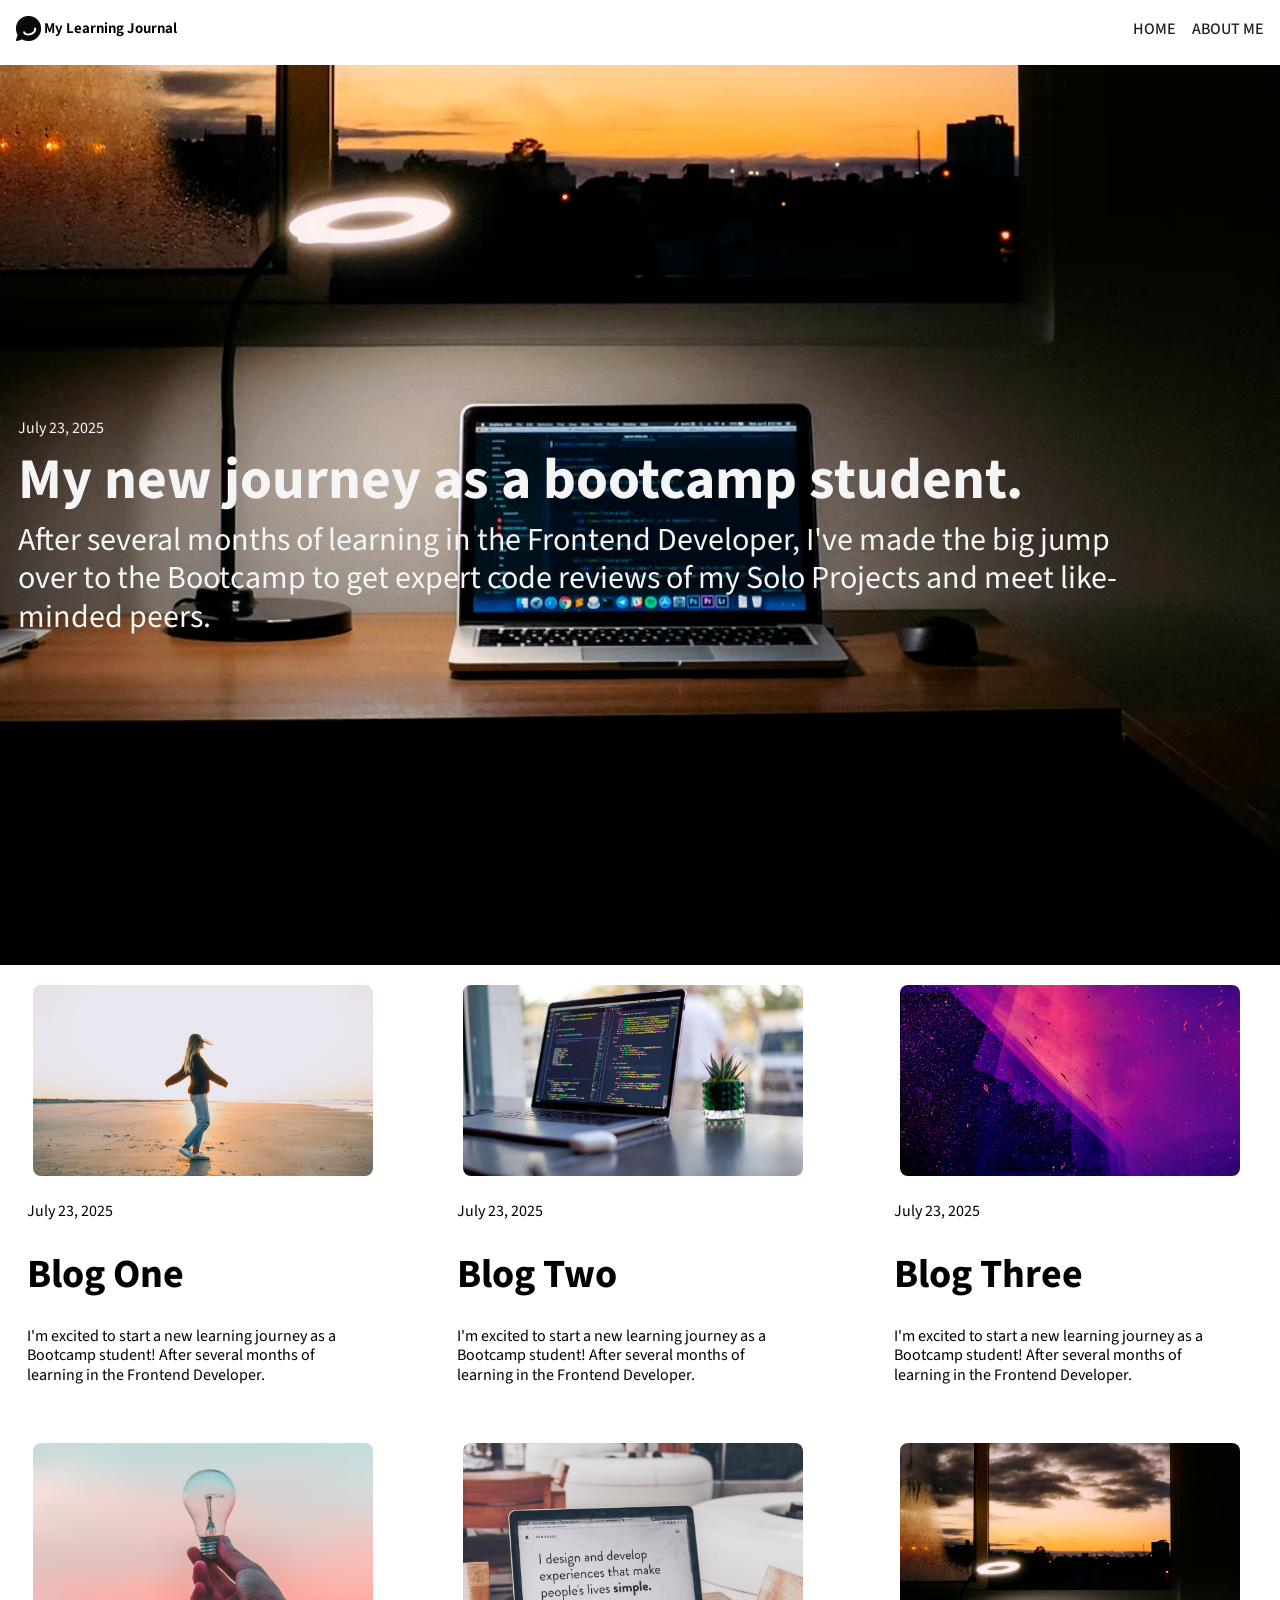
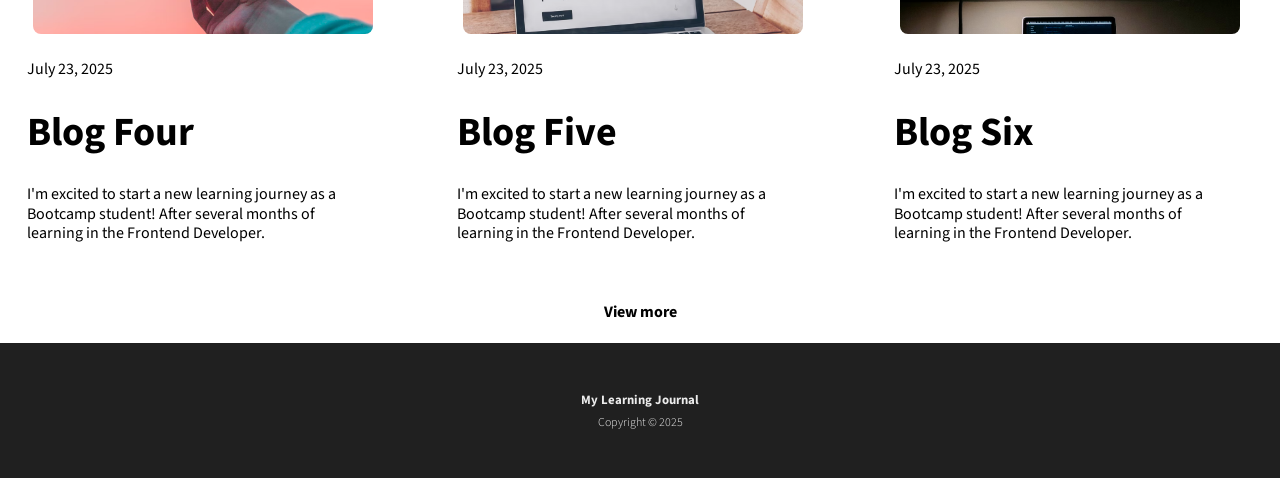
<file: index.html>
<!DOCTYPE html>
<html lang="en">
<head>
  <meta charset="UTF-8">
  <meta name="viewport" content="width=device-width, initial-scale=1.0">
  <title>My Learning Journal</title>
  <link rel="stylesheet" href="css/style.css">
  <link rel="preconnect" href="https://fonts.googleapis.com">
  <link rel="preconnect" href="https://fonts.gstatic.com" crossorigin>
  <link href="https://fonts.googleapis.com/css2?family=Source+Sans+3:ital,wght@0,200..900;1,200..900&display=swap" rel="stylesheet">
</head>
<body>

  <div class="container">

    <!-- NAV -->
    <nav class="nav">
      <div class="nav-logo-text">
        <img class="logo" src="images/logo.png" alt="My Learning Journal Logo">
        <h2>My Learning Journal</h2>
      </div>
      <div class="nav-text">
        <ul>
          <li><a href="index.html">Home</a></li>
          <li><a href="index3.html">About Me</a></li>
        </ul>
      </div>
    </nav>

    <!-- MAIN CONTENT -->
    <section class="box-1">
      <div class="contents">
        <time datetime="2025-07-23">July 23, 2025</time>
        <h3>My new journey as a bootcamp student.</h3>
        <p class="text">
          After several months of learning in the Frontend Developer,
          I've made the big jump over to the Bootcamp to get expert code reviews
          of my Solo Projects and meet like-minded peers.
        </p>
      </div>
    </section>

    <section class="box-2">
      <img class="blog-img" src="/images/blog-2.png" alt="Blog post image for Blog One">
      <div class="content">
        <time datetime="2025-07-23">July 23, 2025</time>
        <h3>Blog One</h3>
        <p class="text">
          I'm excited to start a new learning journey as a Bootcamp student!
          After several months of learning in the Frontend Developer.
        </p>
      </div>
    </section>

    <section class="box-3">
      <img class="blog-img" src="/images/blog-5.png" alt="Blog post image for Blog Two">
      <div class="content">
        <time datetime="2025-07-23">July 23, 2025</time>
        <h3>Blog Two</h3>
        <p class="text">
          I'm excited to start a new learning journey as a Bootcamp student!
          After several months of learning in the Frontend Developer.
        </p>
      </div>
    </section>

    <section class="box-4">
      <img class="blog-img" src="/images/blog-3.png" alt="Blog post image for Blog Three">
      <div class="content">
        <time datetime="2025-07-23">July 23, 2025</time>
        <h3>Blog Three</h3>
        <p class="text">
          I'm excited to start a new learning journey as a Bootcamp student!
          After several months of learning in the Frontend Developer.
        </p>
      </div>
    </section>

    <!-- PC only extra blogs -->
    <section class="box-5">
      <img class="blog-img imgs" src="/images/blog-4.png" alt="Blog post image for Blog Four">
      <div class="content">
        <time datetime="2025-07-23">July 23, 2025</time>
        <h3>Blog Four</h3>
        <p class="text">
          I'm excited to start a new learning journey as a Bootcamp student!
          After several months of learning in the Frontend Developer.
        </p>
      </div>
    </section>

    <section class="box-6">
      <img class="blog-img imgs" src="/images/blog-6.png" alt="Blog post image for Blog Five">
      <div class="content">
        <time datetime="2025-07-23">July 23, 2025</time>
        <h3>Blog Five</h3>
        <p class="text">
          I'm excited to start a new learning journey as a Bootcamp student!
          After several months of learning in the Frontend Developer.
        </p>
      </div>
    </section>

    <section class="box-7">
      <img class="blog-img imgs" src="/images/background.png" alt="Blog post image for Blog Six">
      <div class="content">
        <time datetime="2025-07-23">July 23, 2025</time>
        <h3>Blog Six</h3>
        <p class="text">
          I'm excited to start a new learning journey as a Bootcamp student!
          After several months of learning in the Frontend Developer.
        </p>
      </div>
    </section>

    <!-- NEXT PAGE -->
    <div class="nextpage">
      <a href="index2.html">View more</a>
    </div>

    <!-- FOOTER -->
    <footer>
      <p class="p-one">My Learning Journal</p>
      <p class="p-two">Copyright © 2025</p>
    </footer>

  </div>

</body>
</html>
</file>
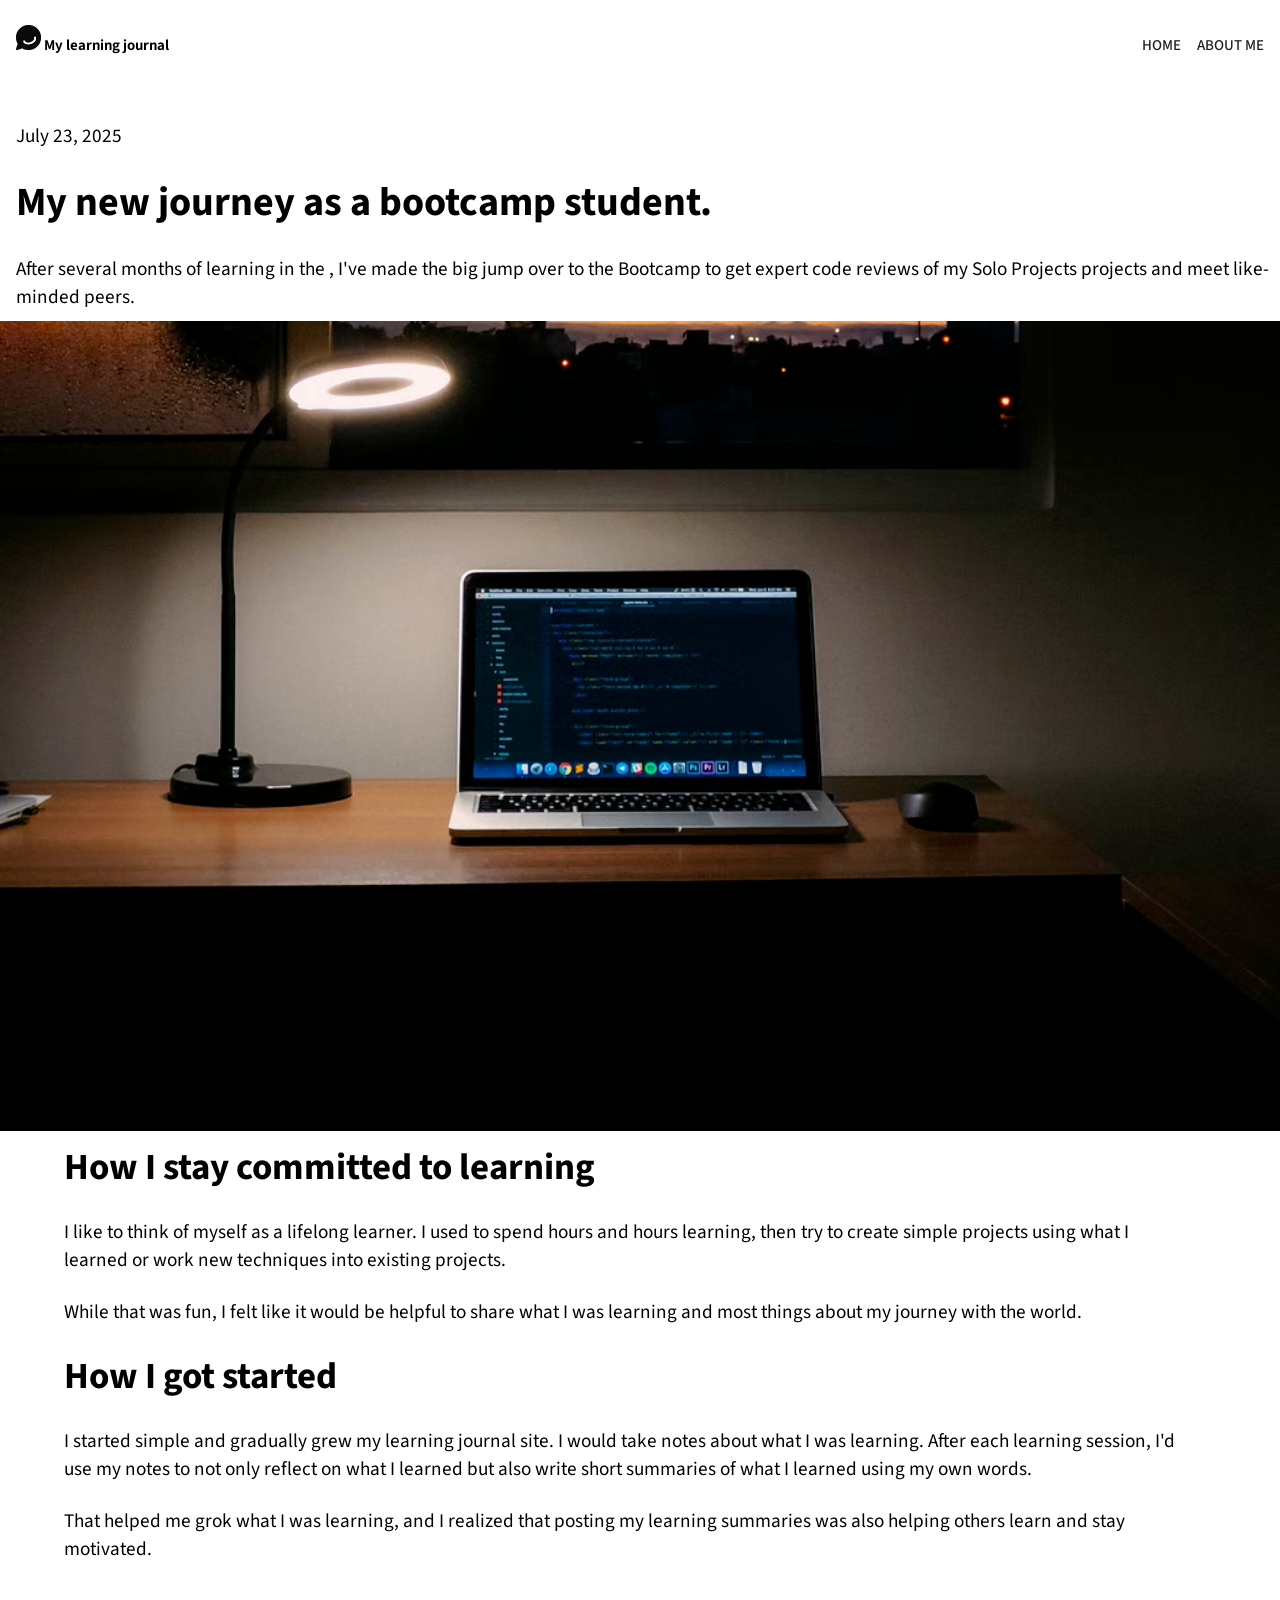
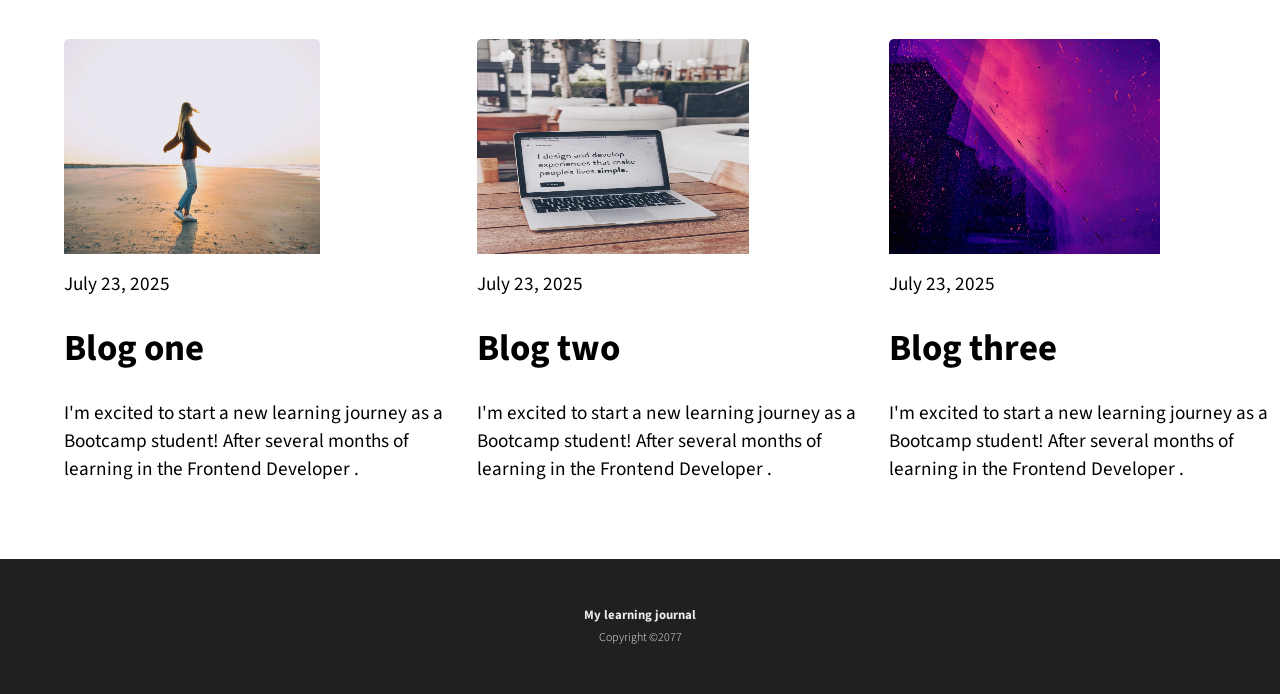
<file: index2.html>
<!DOCTYPE html>
<html lang="en">
<head>
    <meta charset="UTF-8">
    <title>My Learning Journal</title>
    <link rel="stylesheet" href="css/style2.css">
    <meta name="viewport" content="width=device-width, initial-scale=1">
    <link rel="preconnect" href="https://fonts.googleapis.com">
    <link rel="preconnect" href="https://fonts.gstatic.com" crossorigin>
    <link href="https://fonts.googleapis.com/css2?family=Source+Sans+3:ital,wght@0,200..900;1,200..900&display=swap" rel="stylesheet">
</head>
<body>

    <nav>
        <div class="nav-logo-text box-0">
            <img class="logo" src="images/logo.png">
            <h2>My learning journal</h2>
        </div>

        <div class="nav-text">
            <ul>
                <a href="index.html"><li>Home</li></a>
                <a href="index3.html"><li>About me</li></a>
            </ul>
        </div>
    </nav>

    <div class="container">

        <section class="box-1">
            <div class="content">
                <p>July 23, 2025</p>
                <h3 class="big-h3">My new journey as a bootcamp student.</h3>
                <p class="text">After several months of learning in the  , I've made the big jump over to the Bootcamp to get expert code reviews of my Solo Projects projects and meet like-minded peers.</p>
            </div>
        </section>

        <section class="box-2">
            <div class="bg-img">
            </div>
        </section>

        <section class="box-3">
            <div class="content padding">
                <h3>How I stay committed to learning</h3>
                <p class="text">I like to think of myself as a lifelong learner. I used to spend hours and hours learning, then try to create simple projects using what I learned or work new techniques into existing projects.</p>
                <p class="text">While that was fun, I felt like it would be helpful to share what I was learning and most things about my journey with the world.</p>

                <h3>How I got started</h3>
                <p>I started simple and gradually grew my learning journal site. I would take notes about what I was learning. After each learning session, I'd use my notes to not only reflect on what I learned but also write short summaries of what I learned using my own words.</p>
                <p>That helped me grok what I was learning, and I realized that posting my learning summaries was also helping others learn and stay motivated.</p>
            </div>
        </section>

        <section class="box-5">
            <img class="blog-img" src="/images/blog-2.png">
            <div class="content">
                <p>July 23, 2025</p>
                <h3>Blog one</h3>
                <p class="text">I'm excited to start a new learning journey as a Bootcamp student! After several months of learning in the Frontend Developer .</p>
            </div>
        </section>

        <section class="box-6">
            <img class="blog-img" src="/images/blog-6.png">
            <div class="content">
                <p>July 23, 2025</p>
                <h3>Blog two</h3>
                <p class="text">I'm excited to start a new learning journey as a Bootcamp student! After several months of learning in the Frontend Developer .</p>
            </div>
        </section>

        <section class="box-7">
            <img class="blog-img" src="/images/blog-3.png">
            <div class="content">
                <p>July 23, 2025</p>
                <h3>Blog three</h3>
                <p class="text">I'm excited to start a new learning journey as a Bootcamp student! After several months of learning in the Frontend Developer .</p>
            </div>
        </section>

        <footer class="box-8">
            <p class="p-one">My learning journal</p>
            <p class="p-two">Copyright ©2077</p>
        </footer>

    </div>

</body>
</html>
</file>
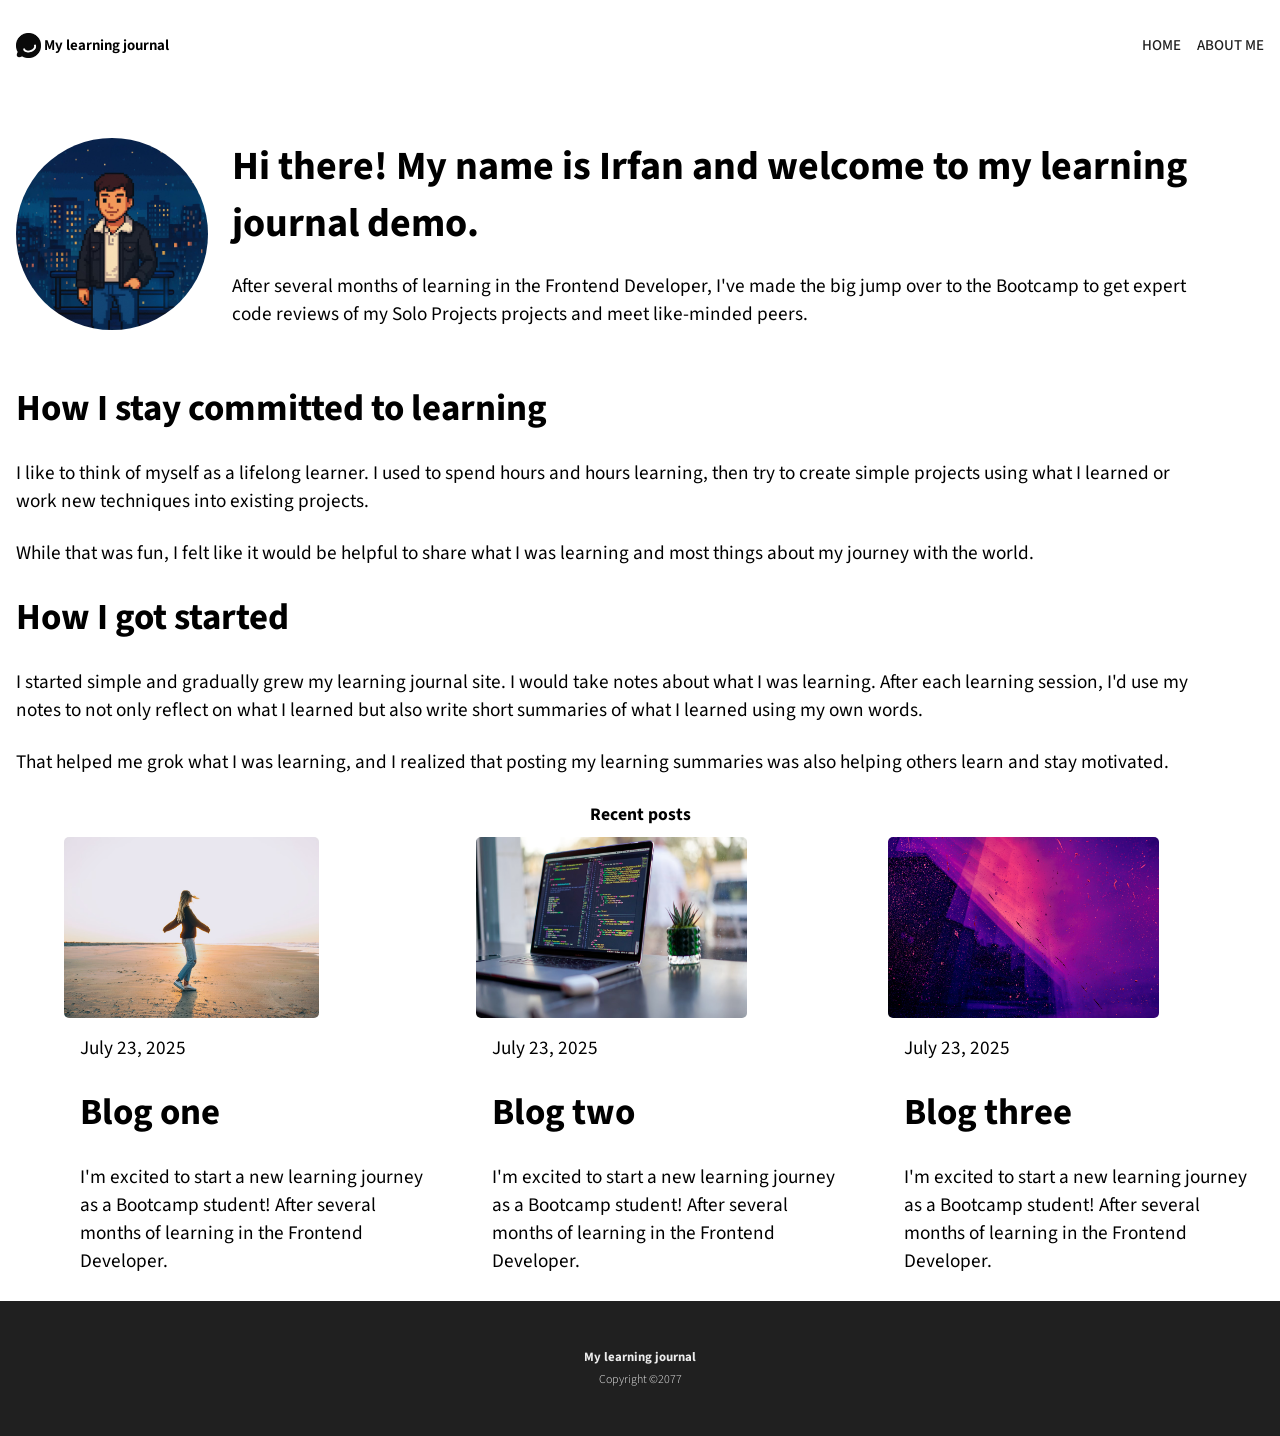
<file: index3.html>
<html>
    <head>
        <title>My Learning Journal</title>
        <link rel="stylesheet" href="css/style3.css">
        <meta name="viewport" content="width=device-width, initial-scale=1">
        <link rel="preconnect" href="https://fonts.googleapis.com">
        <link rel="preconnect" href="https://fonts.gstatic.com" crossorigin>
        <link href="https://fonts.googleapis.com/css2?family=Source+Sans+3:ital,wght@0,200..900;1,200..900&display=swap" rel="stylesheet">
    </head>
    <body>
        
        <nav>
            <div class="nav-logo-text">
                    <img class="logo" src="images/logo.png">
                    <h2>My learning journal</h2>
            </div>
            
            <div class="nav-text">
                    <ul>
                    <a href="index.html"><li>Home</li></a>
                    <a href="index3.html"><li>About me</li></a>
                    </ul>
            </div>
        </nav>
        
        <div class="container">
            
        <section class="box-1">
            <div class="content new">
                <div class="pfp">
                    <img src="/images/pfp.jpg" class="pfp">
                </div>
                <div class="new-text">
					<h3 class="big-h3">Hi there! My name is Irfan and welcome to my learning journal demo.</h3>
                    <p class="text">After several months of learning in the Frontend Developer, I've made the big jump over to the Bootcamp to get expert code reviews of my Solo Projects projects and meet like-minded peers.</p>
                </div>
            </div>
        </section>
        
        
        <section class="box-3">
            <div class="content">
			<h3>How I stay committed to learning</h3>
            <p class="text">I like to think of myself as a lifelong learner. I used to spend hours and hours learning, then try to create simple projects using what I learned or work new techniques into existing projects.</p>
            <p class="text">While that was fun, I felt like it would be helpful to share what I was learning and most things about my journey with the world.</p>
            
            <h3>How I got started</h3>
            <p>I started simple and gradually grew my learning journal site. I would take notes about what I was learning. After each learning session, I'd use my notes to not only reflect on what I learned but also write short summaries of what I learned using my own words.</p>
            <p>That helped me grok what I was learning, and I realized that posting my learning summaries was also helping others learn and stay motivated.</p>
            </div>
        </section>
        <section class="box-4">
            <h3>
                Recent posts
            </h3>
        </section>
        
        <section class="box-5">
            <img class="blog-img" src="/images/blog-2.png">
            <div class="content">
            <p>July 23, 2025</p>
			<h3>Blog one</h3>
            <p class="text">I'm excited to start a new learning journey as a Bootcamp student! After several months of learning in the Frontend Developer.</p>
            </div>
        </section>
        
        <section class="box-6">
            <img class="blog-img" src="/images/blog-5.png">
            <div class="content">
            <p>July 23, 2025</p>
			<h3>Blog two</h3>
            <p class="text">I'm excited to start a new learning journey as a Bootcamp student! After several months of learning in the Frontend Developer.</p>
            </div>
        </section>
        
        <section class="box-7">
            <img class="blog-img" src="/images/blog-3.png">
            <div class="content">
            <p>July 23, 2025</p>
			<h3>Blog three</h3>
            <p class="text">I'm excited to start a new learning journey as a Bootcamp student! After several months of learning in the Frontend Developer.</p>
            </div>
        </section>
        
        <footer>
            <p class="p-one">My learning journal</p>
            <p class="p-two">Copyright ©2077</p>
        </footer>
        
        </div>
    </body>
</html>
</file>
<file: css/style.css>
/* =========================
   HEAD / GLOBAL STYLES
========================= */
* {
  box-sizing: border-box;
  margin: 0;
  padding: 0;
  font-family: "Source Sans 3", sans-serif;
  font-size: 16px;
}

a {
  text-decoration: none;
  color: #202020;
}

ul {
  list-style-type: none;
  display: flex;
  gap: 1em;
  text-transform: uppercase;
}

h2 {
  font-weight: 650;
  font-size: 15px;
}

li {
  font-weight: 500;
  font-size: 15px;
}

img {
  width: 25px;
  display: block;
}

/* =========================
   NAV / HEADER
========================= */
nav {
  grid-area: Z;
  display: flex;
  align-items: center;
  justify-content: space-between;
  height: 5vh;
  padding-top: 1em;
  padding-bottom: 0.2em;
}

.logo-text {
  display: flex;
}

.nav-logo-text {
  align-items: center;
  display: flex;
  flex-direction: row;
  margin-left: 1em;
  gap: 3px;
}

.nav-text {
  margin-right: 1em;
}

.logo {
  width: 25px;
}

/* =========================
   BODY / MAIN CONTENT
========================= */
.box-1 {
  padding-top: 4em;
  grid-area: A;
  background: yellow url(/images/background.png);
  background-position: bottom;
  background-size: cover;
  color: whitesmoke;
  display: flex;
}

.box-1 h3 {
  font-size: 4.5vw;
}

.box-1 p {
  font-size: 2.5vw;
}

.box-2 { grid-area: B; margin-top: 1em; }
.box-3 { grid-area: C; }
.box-4 { grid-area: D; }
.box-5 { grid-area: G; display: none; }
.box-6 { grid-area: H; display: none; }
.box-7 { grid-area: I; display: none; }

.container {
  display: grid;
  height: 100vh;
  grid-gap: 10px;
  grid-template-areas: 
    "Z Z Z Z Z Z Z Z Z Z Z Z"
    "A A A A A A A A A A A A"
    ". B B B B B B B B B B ."
    ". C C C C C C C C C C ."
    ". D D D D D D D D D D ."
    "E E E E E E E E E E E E"
    "F F F F F F F F F F F F";
}

.content {
  width: 90vw;
  display: flex;
  flex-direction: column;
  justify-content: end;
  padding: 0.7em;
  text-shadow: 0 2 5px whitesmoke;
  gap: 1.5em;
}

.contents {
  padding-left: 0.2em;
}

.content h3 { font-size: 2.5rem; }

.text {
  font-size: 1rem;
  line-height: 1.2;
  padding-bottom: 0.9em;
}

.date {
  text-transform: uppercase;
}

.blog-img {
  display: block;
  width: 90vw;
  margin: 0 auto;
  border-radius: 5px;
}

/* NEXT PAGE SECTION */
.nextpage {
  grid-area: E;
  text-align: center;
  font-weight: 700;
}

.nextpage a {
  color: black;
}

/* =========================
   FOOTER
========================= */
footer {
  grid-area: F;
  color: #ECECEC;
  background-color: #202020;
  height: 15vh;
  display: flex;
  flex-direction: column;
  align-items: center;
  justify-content: center;
}

footer .p-one {
  font-size: 0.8rem;
  padding-bottom: 0.4em;
  font-weight: 700;
}

footer .p-two {
  font-size: 12px;
  font-weight: 300;
}

/* =========================
   MEDIA QUERIES / DESKTOP
========================= */
@media (min-width: 1024px) {
  .container {
    display: grid;
    height: 100vh;
    grid-gap: 20px;
    grid-template-areas: 
      "Z Z Z Z Z Z Z Z Z Z Z Z"
      "A A A A A A A A A A A A"
      "B B C C C C D D D D D D"
      "G G H H H H I I I I I I"
      "E E E E E E E E E E E E"
      "F F F F F F F F F F F F";
  }

  .box-2, .box-3, .box-4,
  .box-5, .box-6, .box-7 {
    display: flex;
    flex-direction: column;
    max-width: 400px;
    margin: 0 auto;
  }

  .blog-img {
    width: 85%;
    aspect-ratio: 16/9;
    object-fit: cover;
    border-radius: 8px;
    display: flex;
    justify-content: left;
  }

  .content {
    padding: 1.5em;
    width: 30vw;
  }

  .contents {
    padding-left: 1.1em;
    width: 90vw;
    gap: 5em;
  }

  .box-1 {
    height: 100vh;
    background-position: center bottom;
    padding-top: 22rem;
  }
}
</file>
<file: css/style2.css>
/* =========================
   HEAD / GLOBAL STYLES
========================= */
* {
    box-sizing: border-box;
    margin: 0;
    padding: 0;
    font-family: "Source Sans 3", sans-serif;
    font-size: 16px;
}

a {
    text-decoration: none;
    color: #202020;
}

ul {
    list-style-type: none;
    display: flex;
    gap: 1em;
    text-transform: uppercase;
}

h2 {
    font-weight: 650;
    font-size: 15px;
}

li {
    font-weight: 500;
    font-size: 15px;
}

img {
    display: block;
    width: 100%;
    margin: 0 auto;
    border-radius: 5px;
    padding-bottom: 1em;
}

/* =========================
   NAV / HEADER
========================= */
nav {
    display: flex;
    align-items: center;
    justify-content: space-between;
    height: 10vh;
    grid-area: H;
}

.logo-text {
    display: flex;
}

.nav-logo-text {
    align-items: center;
    display: flex;
    flex-direction: row;
    margin-left: 1em;
    gap: 3px;
}

.nav-text {
    margin-right: 1em;
}

.logo {
    width: 25px;
}

/* =========================
   BODY / MAIN CONTENT
========================= */
.box-1 {
    padding-top: 2em;
    padding-left: 1em;
    grid-area: A;
    background-position: bottom;
    background-size: cover;
    color: black;
    display: flex;
}

.content:not(.box-5, .box-6, .box-7) {
    width: 100%;
    display: flex;
    flex-direction: column;
    justify-content: start;
    text-shadow: 0 2 5px whitesmoke;
    gap: 1.5em;
}

.content .big-h3 {
    font-size: 2.5rem;
}

.content h3 {
    font-size: 1.3rem;
}

.content p {
    font-size: 1.2rem;
}

.box-2 {
    grid-area: B;
    background-image: url(/images/background.png);
    width: 100%;
    height: 90vh;
    justify-items: center;
    background-size: cover;
    background-position: right bottom;
}

.box-3 {
    grid-area: C;
}

.box-5 {
    grid-area: E;
    display: none;
}

.box-6 {
    grid-area: F;
    display: none;
}

.box-7 {
    grid-area: G;
    display: none;
}

.container {
    display: grid;
    height: 100vh;
    width: 100%;
    grid-gap: 10px;
    grid-template-areas: 
        "A A A A A A A A A A A A"
        "B B B B B B B B B B B B"
        ". C C C C C C C C C C ."
        "E E E E E E E E E E E E"
        "F F F F F F F F F F F F"
        "G G G G G G G G G G G G"
        "H H H H H H H H H H H H";
}

/* =========================
   FOOTER
========================= */
footer {
    grid-area: H;
    color: #ECECEC;
    background-color: #202020;
    height: 15vh;
    display: flex;
    flex-direction: column;
    align-items: center;
    justify-content: center;
}

footer .p-one {
    font-size: 0.8rem;
    padding-bottom: 0.4em;
    font-weight: 700;
}

footer .p-two {
    font-size: 12px;
    font-weight: 300;
}

/* =========================
   MEDIA QUERIES
========================= */
@media (min-width: 1024px) {
    .box-5, .box-6, .box-7 {
        display: flex;
        padding-left: 10px;
        width: 70%;
        flex-direction: column;
        justify-content: center;
    }

    .box-5 {
        padding-left: 5vw;
        margin-left: 0;
    }

    .box-5 .content, .box-6 .content, .box-7 .content {
        width: 30vw;
    }

    .box-5 img, .box-6 img, .box-7 img {
        width: 100%;
        height: 40%;
    }

    .container {
        grid-template-areas: 
            "A A A A A A A A A A A A"
            "B B B B B B B B B B B B"
            "C C C C C C C C C C C ."
            "E E E E F F F F G G G G"
            "H H H H H H H H H H H H";
    }

    img {
        width: 100%;
        margin: 0 auto;
        border-radius: 5px;
    }

    .content .big-h3 {
        font-size: 2.5rem;
    }

    .content h3 {
        font-size: 2.3rem;
    }

    .content p {
        font-size: 1.2rem;
    }

    .padding {
        padding-left: 4em;
    }
}
</file>
<file: css/style3.css>
/* =========================
   HEAD / GLOBAL STYLES
========================= */
* {
    box-sizing: border-box;
    margin: 0;
    padding: 0;
    font-family: "Source Sans 3", sans-serif;
    font-size: 16px;
}

a {
    text-decoration: none;
    color: #202020;
}

ul {
    list-style-type: none;
    display: flex;
    gap: 1em;
    text-transform: uppercase;
}

h2 {
    font-weight: 650;
    font-size: 15px;
}

li {
    font-weight: 500;
    font-size: 15px;
}

img {
    display: block;
    width: 90vw;
    margin: 0 auto;
    border-radius: 5px;
}

/* =========================
   NAV / HEADER
========================= */
nav {
    display: flex;
    align-items: center;
    justify-content: space-between;
    height: 10vh;
}

.logo-text {
    display: flex;
}

.nav-logo-text {
    align-items: center;
    display: flex;
    flex-direction: row;
    margin-left: 1em;
    gap: 3px;
}

.nav-text {
    margin-right: 1em;
}

.logo {
    width: 25px;
}

/* =========================
   BODY / MAIN CONTENT
========================= */
.pfp {
    display: grid;
    border-radius: 50%;
    width: 40vw;
    justify-self: left;
}

.box-1 {
    padding-top: 2em;
    grid-area: A;
    background-position: bottom;
    background-size: cover;
    color: black;
    display: flex;
}

.content {
    width: 95vw;
    display: flex;
    flex-direction: column;
    justify-content: end;
    padding: 1em;
    text-shadow: 0 2 5px whitesmoke;
    gap: 1.5em;
}

.content .big-h3 {
    font-size: 2.5rem;
}

.content h3 {
    font-size: 1.3rem;
}

.content p {
    font-size: 1.2rem;
}

    .new-text .big-h3 {
        padding-bottom: 0.5em;
    }

.box-2 {
    justify-self: center;
    grid-area: B;
    background-image: url(/images/background.png);
    width: 95vw;
    height: 40vh;
    background-size: cover;
    background-position: right bottom;
}

.box-3 {
    grid-area: C;
}

.box-4 {
    grid-area: D;
}

.box-4 h3 {
    text-align: center;
    font-weight: 700;
    font-size: 1.1rem;
}

.box-5 {
    grid-area: E;
}

.box-6 {
    grid-area: F;
}

.box-7 {
    grid-area: G;
}

.container {
    display: grid;
    height: 100vh;
    width: 100vw;
    grid-gap: 10px;
    grid-template-areas: 
        "A A A A A A A A A A A A"
        "B B B B B B B B B B B B"
        ". C C C C C C C C C C ."
        ". D D D D D D D D D D ."
        "E E E E E E E E E E E E"
        "F F F F F F F F F F F F"
        "G G G G G G G G G G G G"
        "H H H H H H H H H H H H";
}

/* =========================
   FOOTER
========================= */
footer {
    grid-area: H;
    color: #ECECEC;
    background-color: #202020;
    height: 15vh;
    display: flex;
    flex-direction: column;
    align-items: center;
    justify-content: center;
}

footer .p-one {
    font-size: 0.8rem;
    padding-bottom: 0.4em;
    font-weight: 700;
}

footer .p-two {
    font-size: 12px;
    font-weight: 300;
}

/* =========================
   MEDIA QUERIES
========================= */
@media (min-width: 1024px) {
    .box-5, .box-6, .box-7 {
        display: flex;
        padding-left: 10px;
        width: 70%;
        flex-direction: column;
        justify-content: center;
    }

    .box-5 {
        padding-left: 5vw;
        margin-left: 0;
    }

    .box-5 .content, .box-6 .content, .box-7 .content {
        width: 30vw;
    }

    .box-5 img, .box-6 img, .box-7 img {
        width: 100%;
        height: 40%;
    }

    .container {
        grid-template-areas: 
            "A A A A A A A A A A A A"
            "B B B B B B B B B B B B"
            "C C C C C C C C C C C C"
            "D D D D D D D D D D D D"
            "E E E E F F F F G G G G"
            "H H H H H H H H H H H H";
    }

    img {
        width: 10%;
    }

    .content .big-h3 {
        font-size: 2.5rem;
    }

    .content h3 {
        font-size: 2.3rem;
    }

    .content p {
        font-size: 1.2rem;
    }

    .padding {
        padding-left: 4em;
    }

    .pfp {
        width: 15vw;
    }

    .box-1 {
        flex-direction: column;
    }

    .new {
        display: flex;
        flex-direction: row;
    }

    .new-text .big-h3 {
        padding-bottom: 0.5em;
    }
}
</file>
